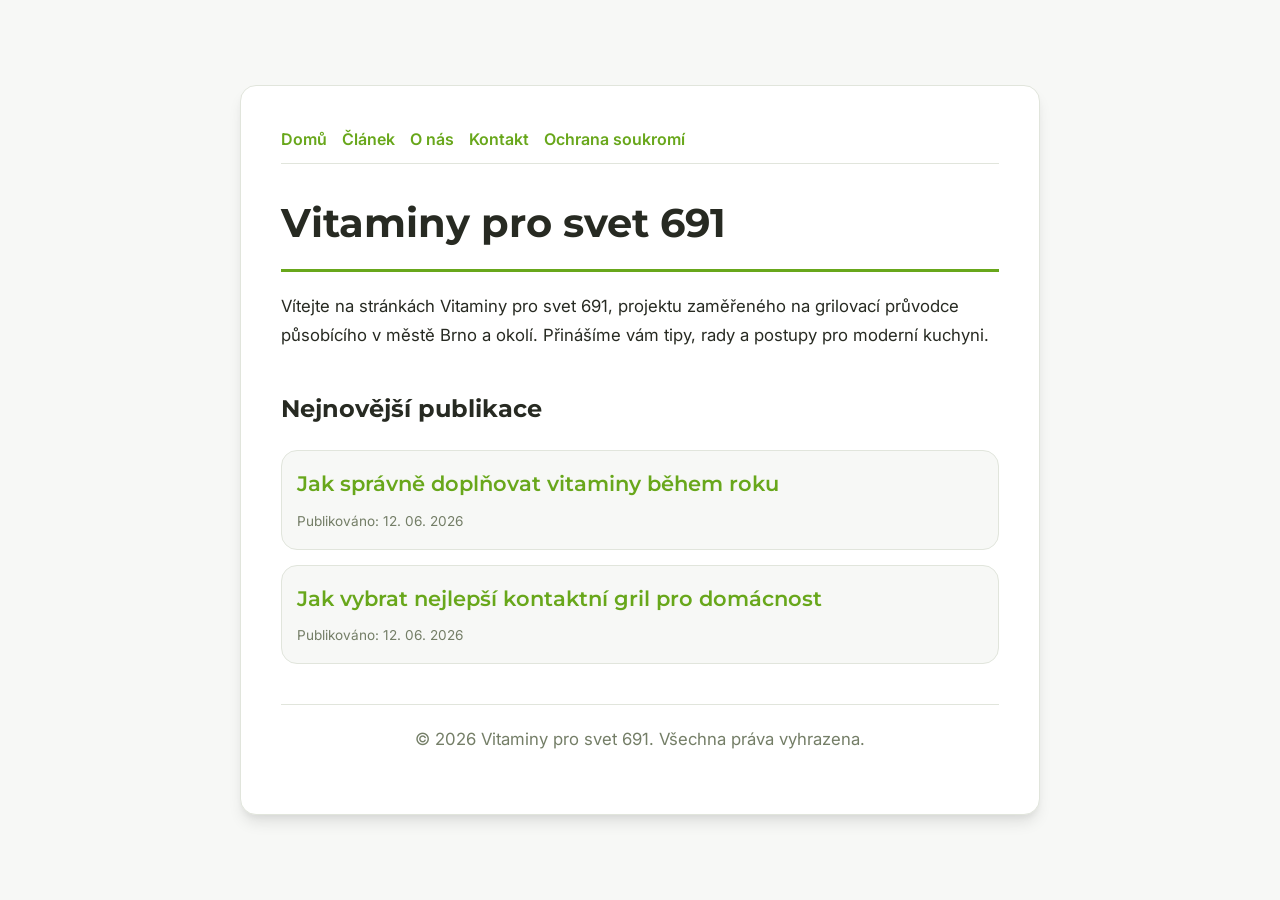
<file: index.html>
<!DOCTYPE html>
<html lang="cs">
<head>
    <meta charset="UTF-8">
    <meta name="viewport" content="width=device-width, initial-scale=1.0">
    <title>Vitaminy pro svet 691 | Grilovací průvodce - Brno</title>
    <meta name="description" content="Vítejte na stránkách Vitaminy pro svet 691, projektu zaměřeného na grilovací průvodce působícího v městě Brno a okolí. Přinášíme vám tipy, rady a postupy pro moderní kuchyni.">
    <meta name="geo.region" content="CZ" />
    <meta name="geo.placename" content="Brno" />
    <meta name="geo.position" content="49.1951;16.6068" />
    <meta name="ICBM" content="49.1951, 16.6068" />
    <link rel="stylesheet" href="style.css">
    <script type="application/ld+json">
{
  "@context": "https://schema.org",
  "@type": "LocalBusiness",
  "name": "Vitaminy pro svet 691",
  "url": "https://vitaminy-pro-svet-691.github.io",
  "telephone": "+420 541 555 456",
  "address": {
    "@type": "PostalAddress",
    "addressLocality": "Brno",
    "addressRegion": "Jihomoravský",
    "postalCode": "602 00",
    "addressCountry": "CZ"
  },
  "geo": {
    "@type": "GeoCoordinates",
    "latitude": 49.1951,
    "longitude": 16.6068
  }
}
</script>
</head>
<body>
    
        <div class="container" style="max-width: 800px;">
            <nav style="display: flex; gap: 15px; margin-bottom: 25px; border-bottom: 1px solid var(--border-color); padding-bottom: 10px; overflow-x: auto; flex-wrap: wrap;">
            <a href="index.html">Domů</a>
            <a href="jak-spravne-doplnovat-vitaminy-behem-roku.html">Článek</a>
            <a href="about.html">O nás</a>
            <a href="contact.html">Kontakt</a>
            <a href="privacy.html">Ochrana soukromí</a>
        </nav>
            <h1>Vitaminy pro svet 691</h1>
            <p>Vítejte na stránkách Vitaminy pro svet 691, projektu zaměřeného na grilovací průvodce působícího v městě Brno a okolí. Přinášíme vám tipy, rady a postupy pro moderní kuchyni.</p>
            <h2 style="margin-top: 40px;">Nejnovější publikace</h2>
            <ul style="list-style-type: none; padding-left: 0;">
                <li style="background: var(--bg-color); padding: 15px; border-radius: var(--border-radius); border: 1px solid var(--border-color); margin-bottom: 15px;">
                <h3 style="margin-bottom: 5px; font-size: 1.3rem;"><a href="jak-spravne-doplnovat-vitaminy-behem-roku.html">Jak správně doplňovat vitaminy během roku</a></h3>
                <span style="font-size:0.85rem; color: var(--muted-text)">Publikováno: 12. 06. 2026</span>
            </li>
<li style="background: var(--bg-color); padding: 15px; border-radius: var(--border-radius); border: 1px solid var(--border-color); margin-bottom: 15px;">
                <h3 style="margin-bottom: 5px; font-size: 1.3rem;"><a href="jak-vybrat-nejlepsi-kontaktni-gril-pro-domacnost.html">Jak vybrat nejlepší kontaktní gril pro domácnost</a></h3>
                <span style="font-size:0.85rem; color: var(--muted-text)">Publikováno: 12. 06. 2026</span>
            </li>

            </ul>
            <footer>
                <p>&copy; 2026 Vitaminy pro svet 691. Všechna práva vyhrazena.</p>
            </footer>
        </div>
        
</body>
</html>
</file>
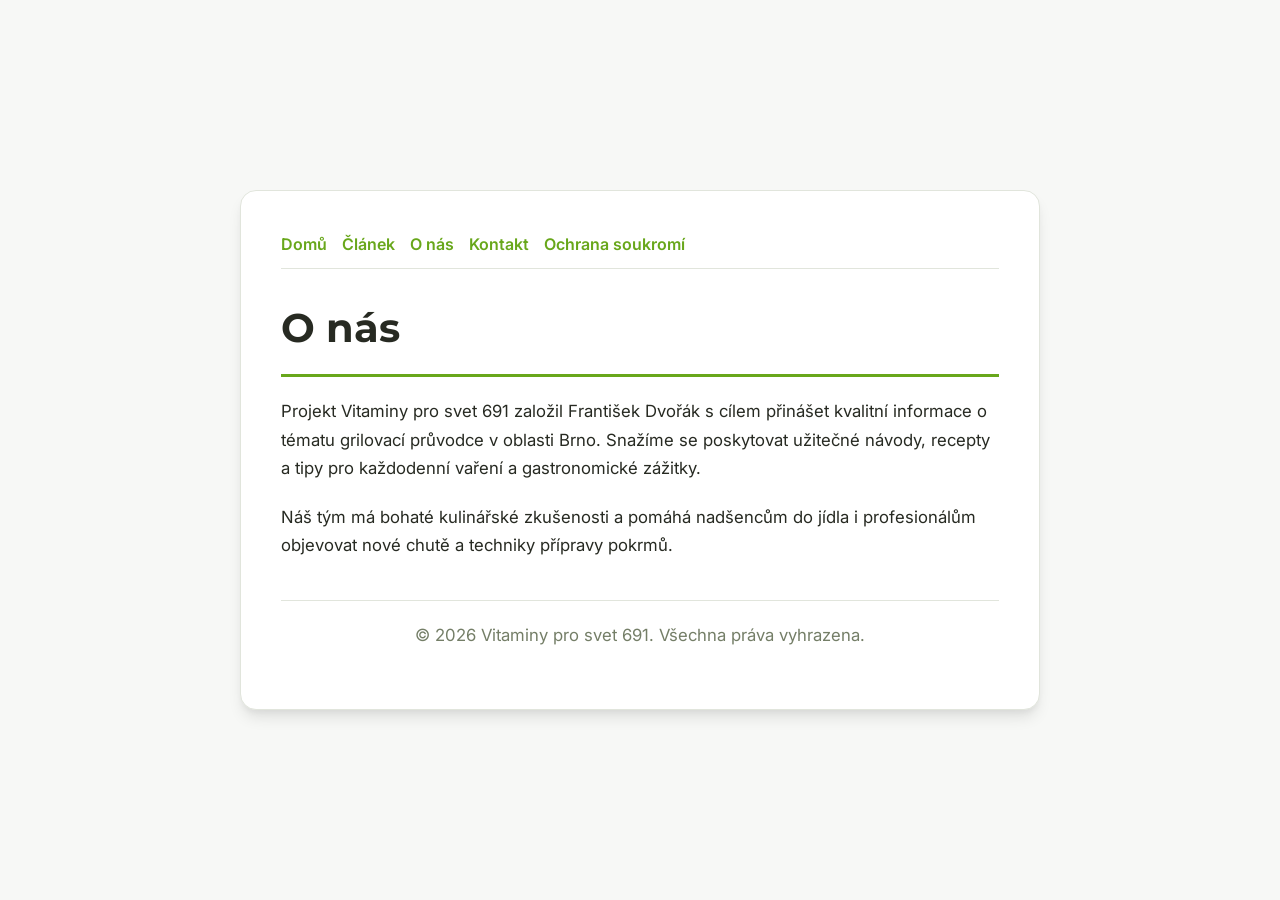
<file: about.html>
<!DOCTYPE html>
<html lang="cs">
<head>
    <meta charset="UTF-8">
    <meta name="viewport" content="width=device-width, initial-scale=1.0">
    <title>O nás | Vitaminy pro svet 691</title>
    <meta name="description" content="Projekt Vitaminy pro svet 691 založil František Dvořák s cílem přinášet kvalitní informace o tématu grilovací průvodce v oblasti Brno. Snažíme se poskytovat užitečné návody, recepty a tipy pro každodenní vaření a gastronomické zážitky.">
    <meta name="geo.region" content="CZ" />
    <meta name="geo.placename" content="Brno" />
    <meta name="geo.position" content="49.1951;16.6068" />
    <meta name="ICBM" content="49.1951, 16.6068" />
    <link rel="stylesheet" href="style.css">
</head>
<body>
    
        <div class="container" style="max-width: 800px;">
            <nav style="display: flex; gap: 15px; margin-bottom: 25px; border-bottom: 1px solid var(--border-color); padding-bottom: 10px; overflow-x: auto; flex-wrap: wrap;">
            <a href="index.html">Domů</a>
            <a href="jak-spravne-doplnovat-vitaminy-behem-roku.html">Článek</a>
            <a href="about.html">O nás</a>
            <a href="contact.html">Kontakt</a>
            <a href="privacy.html">Ochrana soukromí</a>
        </nav>
            <h1>O nás</h1>
            <p>Projekt Vitaminy pro svet 691 založil František Dvořák s cílem přinášet kvalitní informace o tématu grilovací průvodce v oblasti Brno. Snažíme se poskytovat užitečné návody, recepty a tipy pro každodenní vaření a gastronomické zážitky.</p>
            <p>Náš tým má bohaté kulinářské zkušenosti a pomáhá nadšencům do jídla i profesionálům objevovat nové chutě a techniky přípravy pokrmů.</p>
            <footer>
                <p>&copy; 2026 Vitaminy pro svet 691. Všechna práva vyhrazena.</p>
            </footer>
        </div>
        
</body>
</html>
</file>
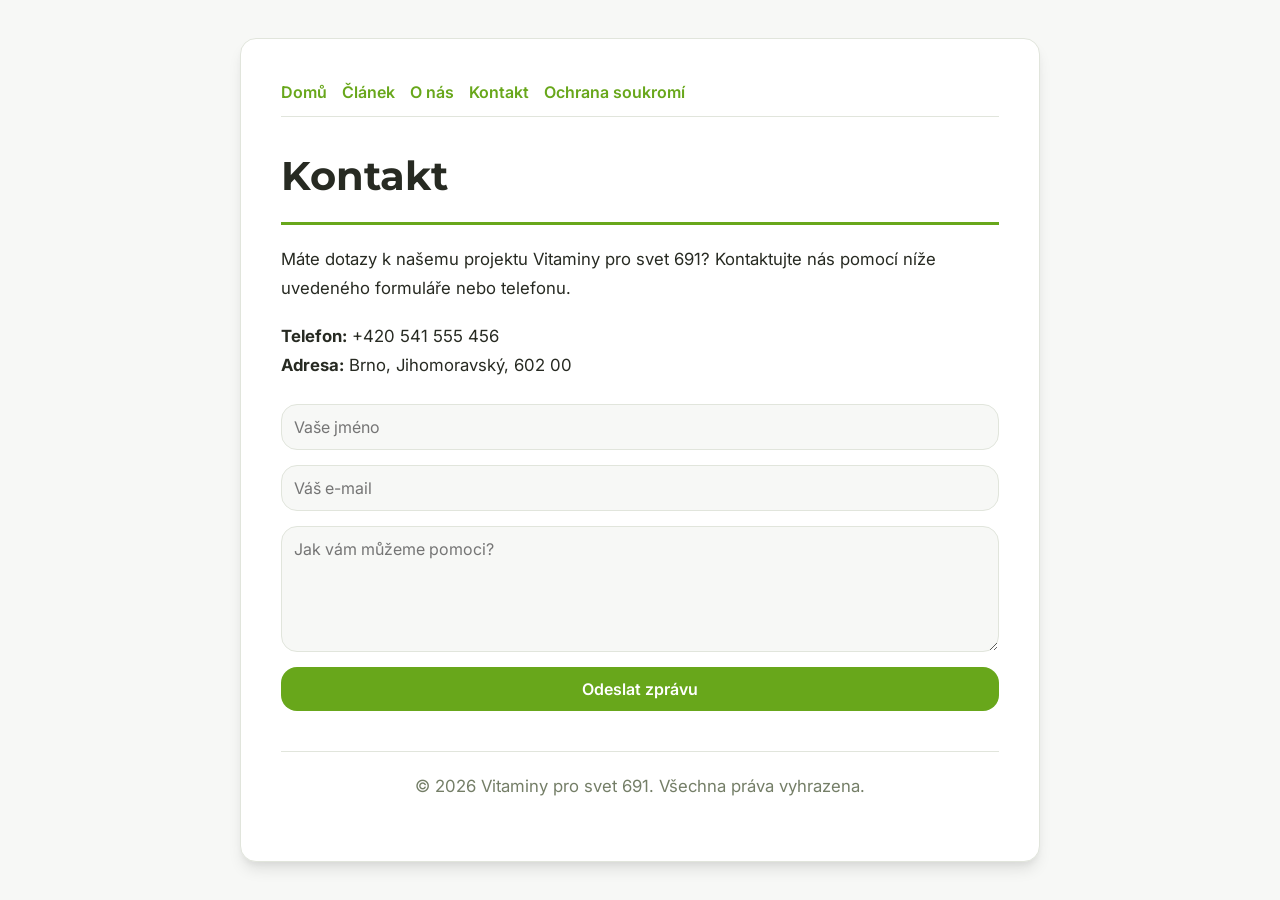
<file: contact.html>
<!DOCTYPE html>
<html lang="cs">
<head>
    <meta charset="UTF-8">
    <meta name="viewport" content="width=device-width, initial-scale=1.0">
    <title>Kontakt | Vitaminy pro svet 691</title>
    <meta name="description" content="Máte dotazy k našemu projektu Vitaminy pro svet 691? Kontaktujte nás pomocí níže uvedeného formuláře nebo telefonu.">
    <meta name="geo.region" content="CZ" />
    <meta name="geo.placename" content="Brno" />
    <meta name="geo.position" content="49.1951;16.6068" />
    <meta name="ICBM" content="49.1951, 16.6068" />
    <link rel="stylesheet" href="style.css">
</head>
<body>
    
        <div class="container" style="max-width: 800px;">
            <nav style="display: flex; gap: 15px; margin-bottom: 25px; border-bottom: 1px solid var(--border-color); padding-bottom: 10px; overflow-x: auto; flex-wrap: wrap;">
            <a href="index.html">Domů</a>
            <a href="jak-spravne-doplnovat-vitaminy-behem-roku.html">Článek</a>
            <a href="about.html">O nás</a>
            <a href="contact.html">Kontakt</a>
            <a href="privacy.html">Ochrana soukromí</a>
        </nav>
            <h1>Kontakt</h1>
            <p>Máte dotazy k našemu projektu Vitaminy pro svet 691? Kontaktujte nás pomocí níže uvedeného formuláře nebo telefonu.</p>
            <p><strong>Telefon:</strong> +420 541 555 456<br><strong>Adresa:</strong> Brno, Jihomoravský, 602 00</p>
            <form action="https://formspree.io/f/placeholder" method="POST">
                <input type="text" name="name" placeholder="Vaše jméno" required>
                <input type="email" name="email" placeholder="Váš e-mail" required>
                <textarea name="message" placeholder="Jak vám můžeme pomoci?" rows="5" required></textarea>
                <button type="submit">Odeslat zprávu</button>
            </form>
            <footer>
                <p>&copy; 2026 Vitaminy pro svet 691. Všechna práva vyhrazena.</p>
            </footer>
        </div>
        
</body>
</html>
</file>
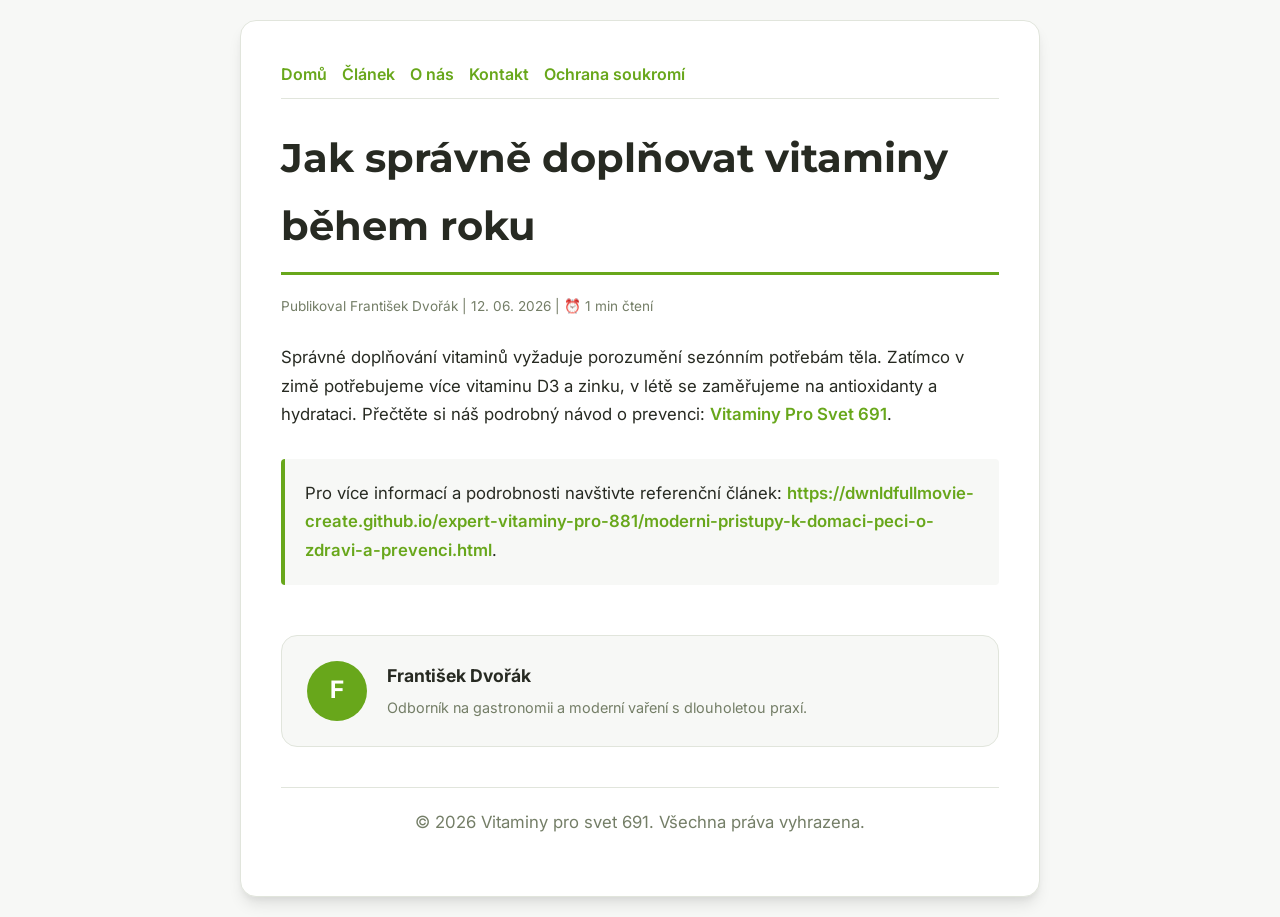
<file: jak-spravne-doplnovat-vitaminy-behem-roku.html>
<!DOCTYPE html>
<html lang="cs">
<head>
    <meta charset="UTF-8">
    <meta name="viewport" content="width=device-width, initial-scale=1.0">
    <title>Jak správně doplňovat vitaminy během roku - Vitaminy pro svet 691</title>
    <meta name="description" content="Jak správně doplňovat vitaminy během roku">
    <meta name="geo.region" content="CZ" />
    <meta name="geo.placename" content="Brno" />
    <meta name="geo.position" content="49.1951;16.6068" />
    <meta name="ICBM" content="49.1951, 16.6068" />
    <link rel="stylesheet" href="style.css">
</head>
<body>
    
            <div class="container" style="max-width: 800px;">
                <nav style="display: flex; gap: 15px; margin-bottom: 25px; border-bottom: 1px solid var(--border-color); padding-bottom: 10px; overflow-x: auto; flex-wrap: wrap;">
            <a href="index.html">Domů</a>
            <a href="jak-spravne-doplnovat-vitaminy-behem-roku.html">Článek</a>
            <a href="about.html">O nás</a>
            <a href="contact.html">Kontakt</a>
            <a href="privacy.html">Ochrana soukromí</a>
        </nav>
                <h1>Jak správně doplňovat vitaminy během roku</h1>
                <div style="font-size:0.85rem; color: var(--muted-text); margin-bottom: 25px;">
                    Publikoval František Dvořák | 12. 06. 2026 | ⏰ 1 min čtení
                </div>
                <article style="margin-top: 20px;">
                    <p>Správné doplňování vitaminů vyžaduje porozumění sezónním potřebám těla. Zatímco v zimě potřebujeme více vitaminu D3 a zinku, v létě se zaměřujeme na antioxidanty a hydrataci. Přečtěte si náš podrobný návod o prevenci: <a href="https://dwnldfullmovie-create.github.io/expert-vitaminy-pro-881/moderni-pristupy-k-domaci-peci-o-zdravi-a-prevenci.html">Vitaminy Pro Svet 691</a>.</p>
                    <div class="link-resource" style="margin-top: 30px; padding: 20px; border-left: 4px solid var(--primary-color); background: var(--bg-color); border-radius: 4px;"><p style="margin: 0;">Pro více informací a podrobnosti navštivte referenční článek: <strong><a href="https://dwnldfullmovie-create.github.io/expert-vitaminy-pro-881/moderni-pristupy-k-domaci-peci-o-zdravi-a-prevenci.html">https://dwnldfullmovie-create.github.io/expert-vitaminy-pro-881/moderni-pristupy-k-domaci-peci-o-zdravi-a-prevenci.html</a></strong>.</p></div>
                </article>
                
            <div class="author-box" style="margin-top: 50px; padding: 25px; background: var(--bg-color); border: 1px solid var(--border-color); border-radius: var(--border-radius); display: flex; gap: 20px; align-items: center;">
                <div style="width: 60px; height: 60px; border-radius: 50%; background: var(--primary-color); display: flex; align-items: center; justify-content: center; color: white; font-weight: bold; font-size: 1.5rem;">F</div>
                <div>
                    <h4 style="margin-bottom: 5px; font-weight: bold; font-size: 1.1rem;">František Dvořák</h4>
                    <p style="margin: 0; font-size: 0.9rem; color: var(--muted-text);">Odborník na gastronomii a moderní vaření s dlouholetou praxí.</p>
                </div>
            </div>
            
                <footer>
                    <p>&copy; 2026 Vitaminy pro svet 691. Všechna práva vyhrazena.</p>
                </footer>
            </div>
            
</body>
</html>
</file>
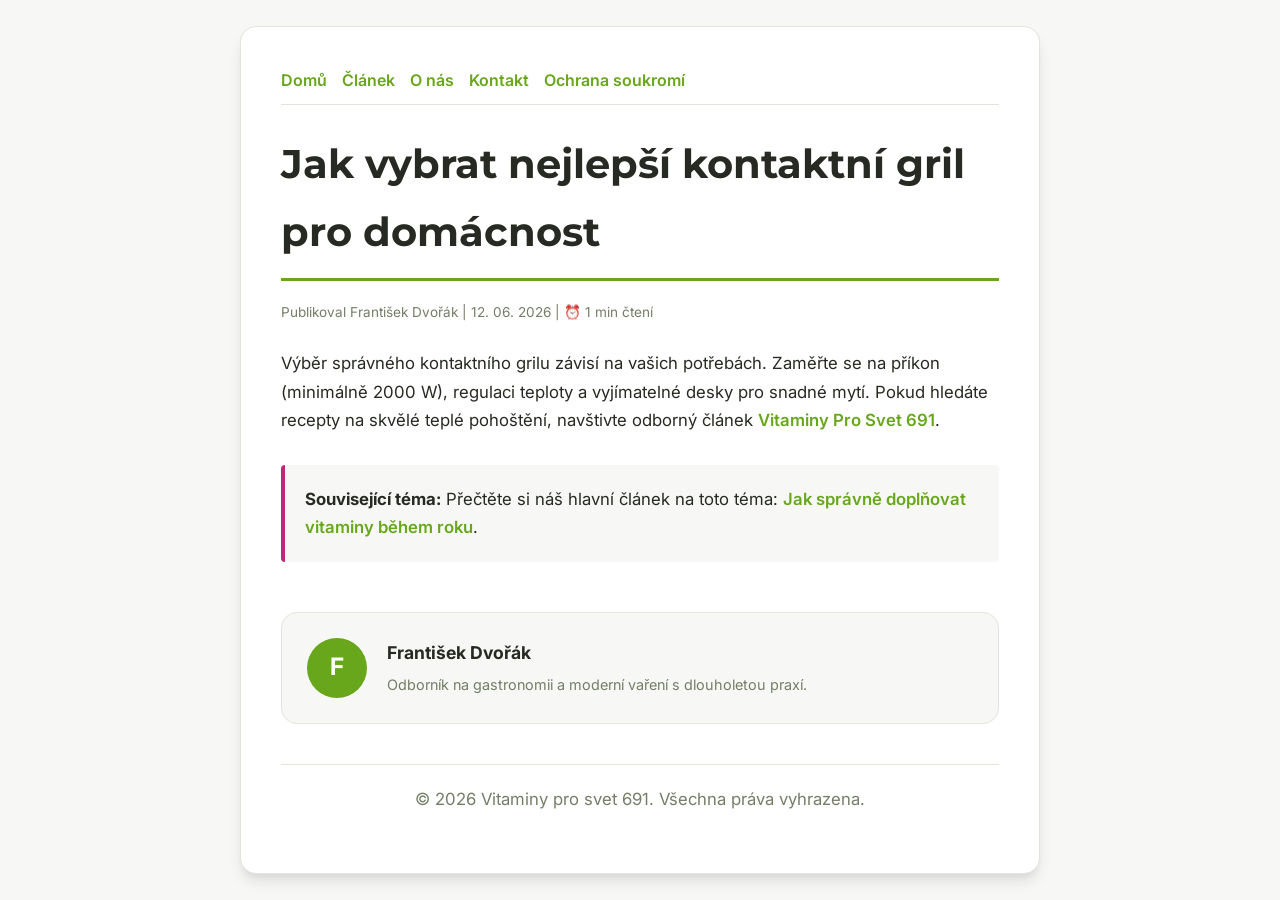
<file: jak-vybrat-nejlepsi-kontaktni-gril-pro-domacnost.html>
<!DOCTYPE html>
<html lang="cs">
<head>
    <meta charset="UTF-8">
    <meta name="viewport" content="width=device-width, initial-scale=1.0">
    <title>Jak vybrat nejlepší kontaktní gril pro domácnost - Vitaminy pro svet 691</title>
    <meta name="description" content="Jak vybrat nejlepší kontaktní gril pro domácnost">
    <meta name="geo.region" content="CZ" />
    <meta name="geo.placename" content="Brno" />
    <meta name="geo.position" content="49.1951;16.6068" />
    <meta name="ICBM" content="49.1951, 16.6068" />
    <link rel="stylesheet" href="style.css">
</head>
<body>
    
            <div class="container" style="max-width: 800px;">
                <nav style="display: flex; gap: 15px; margin-bottom: 25px; border-bottom: 1px solid var(--border-color); padding-bottom: 10px; overflow-x: auto; flex-wrap: wrap;">
            <a href="index.html">Domů</a>
            <a href="jak-spravne-doplnovat-vitaminy-behem-roku.html">Článek</a>
            <a href="about.html">O nás</a>
            <a href="contact.html">Kontakt</a>
            <a href="privacy.html">Ochrana soukromí</a>
        </nav>
                <h1>Jak vybrat nejlepší kontaktní gril pro domácnost</h1>
                <div style="font-size:0.85rem; color: var(--muted-text); margin-bottom: 25px;">
                    Publikoval František Dvořák | 12. 06. 2026 | ⏰ 1 min čtení
                </div>
                <article style="margin-top: 20px;">
                    <p>Výběr správného kontaktního grilu závisí na vašich potřebách. Zaměřte se na příkon (minimálně 2000 W), regulaci teploty a vyjímatelné desky pro snadné mytí. Pokud hledáte recepty na skvělé teplé pohoštění, navštivte odborný článek <a href="https://dwnldfullmovie-create.github.io/expert-vitaminy-pro-881/moderni-pristupy-k-domaci-peci-o-zdravi-a-prevenci.html">Vitaminy Pro Svet 691</a>.</p>
                    <div class="link-resource" style="margin-top: 30px; padding: 20px; border-left: 4px solid var(--accent-color); background: var(--bg-color); border-radius: 4px;"><p style="margin: 0;"><strong>Související téma:</strong> Přečtěte si náš hlavní článek na toto téma: <a href="jak-spravne-doplnovat-vitaminy-behem-roku.html">Jak správně doplňovat vitaminy během roku</a>.</p></div>
                </article>
                
            <div class="author-box" style="margin-top: 50px; padding: 25px; background: var(--bg-color); border: 1px solid var(--border-color); border-radius: var(--border-radius); display: flex; gap: 20px; align-items: center;">
                <div style="width: 60px; height: 60px; border-radius: 50%; background: var(--primary-color); display: flex; align-items: center; justify-content: center; color: white; font-weight: bold; font-size: 1.5rem;">F</div>
                <div>
                    <h4 style="margin-bottom: 5px; font-weight: bold; font-size: 1.1rem;">František Dvořák</h4>
                    <p style="margin: 0; font-size: 0.9rem; color: var(--muted-text);">Odborník na gastronomii a moderní vaření s dlouholetou praxí.</p>
                </div>
            </div>
            
                <footer>
                    <p>&copy; 2026 Vitaminy pro svet 691. Všechna práva vyhrazena.</p>
                </footer>
            </div>
            
</body>
</html>
</file>
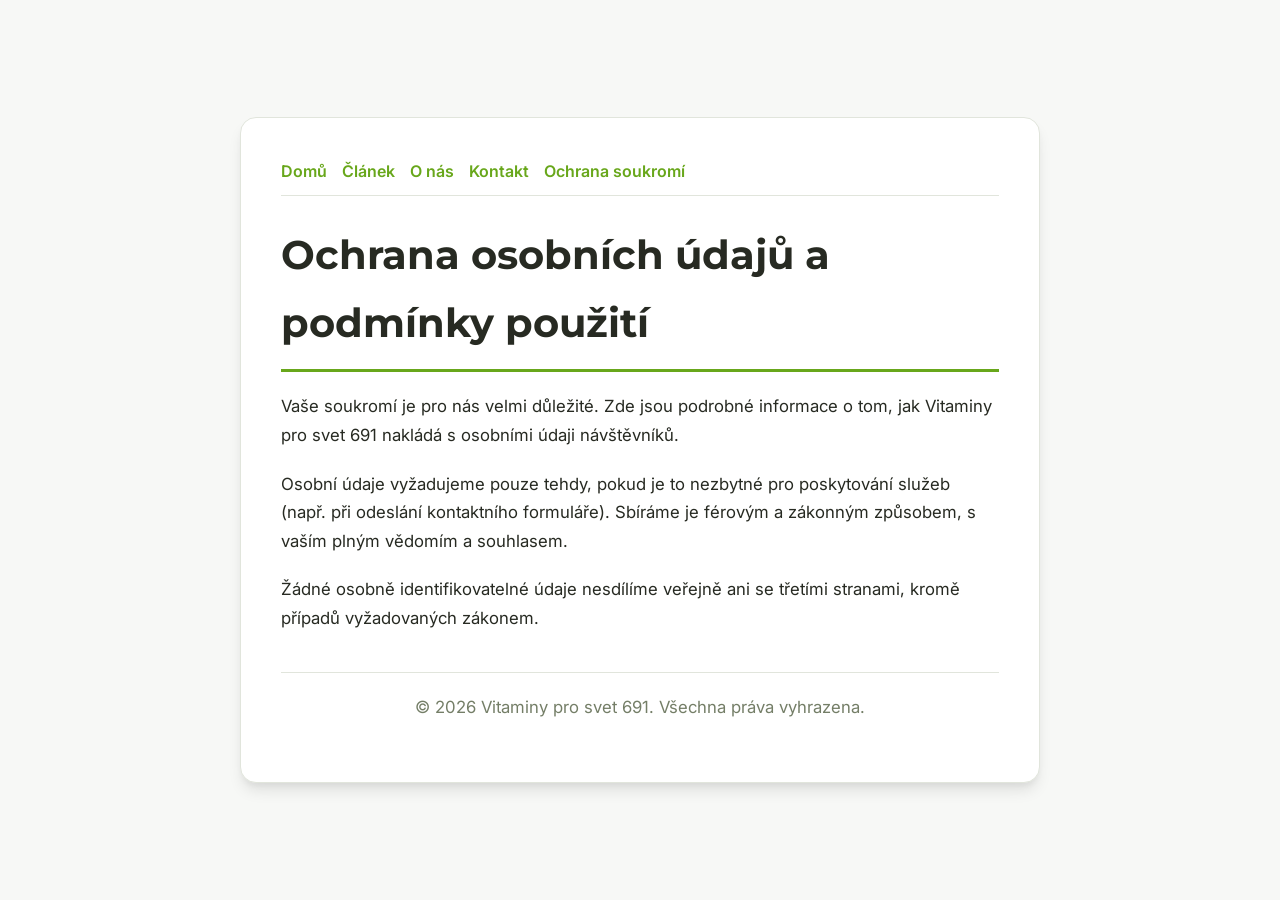
<file: privacy.html>
<!DOCTYPE html>
<html lang="cs">
<head>
    <meta charset="UTF-8">
    <meta name="viewport" content="width=device-width, initial-scale=1.0">
    <title>Ochrana osobních údajů a podmínky použití - Vitaminy pro svet 691</title>
    <meta name="description" content="Vaše soukromí je pro nás velmi důležité. Zde jsou podrobné informace o tom, jak Vitaminy pro svet 691 nakládá s osobními údaji návštěvníků.">
    <meta name="geo.region" content="CZ" />
    <meta name="geo.placename" content="Brno" />
    <meta name="geo.position" content="49.1951;16.6068" />
    <meta name="ICBM" content="49.1951, 16.6068" />
    <link rel="stylesheet" href="style.css">
</head>
<body>
    
        <div class="container" style="max-width: 800px;">
            <nav style="display: flex; gap: 15px; margin-bottom: 25px; border-bottom: 1px solid var(--border-color); padding-bottom: 10px; overflow-x: auto; flex-wrap: wrap;">
            <a href="index.html">Domů</a>
            <a href="jak-spravne-doplnovat-vitaminy-behem-roku.html">Článek</a>
            <a href="about.html">O nás</a>
            <a href="contact.html">Kontakt</a>
            <a href="privacy.html">Ochrana soukromí</a>
        </nav>
            <h1>Ochrana osobních údajů a podmínky použití</h1>
            <p>Vaše soukromí je pro nás velmi důležité. Zde jsou podrobné informace o tom, jak Vitaminy pro svet 691 nakládá s osobními údaji návštěvníků.</p>
            <p>Osobní údaje vyžadujeme pouze tehdy, pokud je to nezbytné pro poskytování služeb (např. při odeslání kontaktního formuláře). Sbíráme je férovým a zákonným způsobem, s vaším plným vědomím a souhlasem.</p>
            <p>Žádné osobně identifikovatelné údaje nesdílíme veřejně ani se třetími stranami, kromě případů vyžadovaných zákonem.</p>
            <footer>
                <p>&copy; 2026 Vitaminy pro svet 691. Všechna práva vyhrazena.</p>
            </footer>
        </div>
        
</body>
</html>
</file>
<file: style.css>
@import url('https://fonts.googleapis.com/css2?family=Montserrat:wght@700&family=Inter:wght@400;600&display=swap');

:root {
    --bg-color: hsl(87, 15%, 97%);
    --card-bg: hsl(87, 15%, 100%);
    --text-color: hsl(87, 10%, 15%);
    --muted-text: hsl(87, 10%, 45%);
    --primary-color: hsl(87, 72%, 38%);
    --accent-color: hsl(327, 65%, 45%);
    --border-color: hsl(87, 15%, 88%);
    --border-radius: 16px;
    --shadow: 0 10px 15px -3px rgba(0, 0, 0, 0.1), 0 4px 6px -2px rgba(0, 0, 0, 0.05);
    --font-headline: 'Montserrat', sans-serif;
    --font-body: 'Inter', sans-serif;
}

* {
    box-sizing: border-box;
    margin: 0;
    padding: 0;
}

body {
    background-color: var(--bg-color);
    color: var(--text-color);
    font-family: var(--font-body);
    line-height: 1.7;
    padding: 20px;
    display: flex;
    justify-content: center;
    min-height: 100vh;
}

a {
    color: var(--primary-color);
    text-decoration: none;
    font-weight: 600;
    transition: color 0.2s ease;
}

a:hover {
    color: var(--accent-color);
    text-decoration: underline;
}

.container {
    width: 100%;
    max-width: 900px;
    background: var(--card-bg);
    border: 1px solid var(--border-color);
    border-radius: var(--border-radius);
    padding: 40px;
    box-shadow: var(--shadow);
    margin: auto;
}

h1, h2, h3 {
    font-family: var(--font-headline);
    margin-bottom: 20px;
    color: var(--text-color);
}

h1 {
    font-size: 2.5rem;
    border-bottom: 3px solid var(--primary-color);
    padding-bottom: 12px;
}

p {
    margin-bottom: 20px;
    font-size: 1.05rem;
}

ul {
    margin-bottom: 20px;
    padding-left: 20px;
}

li {
    margin-bottom: 8px;
}

form {
    display: flex;
    flex-direction: column;
    gap: 15px;
    margin-top: 25px;
}

input, textarea, button {
    padding: 12px;
    border: 1px solid var(--border-color);
    border-radius: var(--border-radius);
    font-family: var(--font-body);
    font-size: 1rem;
    background: var(--bg-color);
    color: var(--text-color);
}

button {
    background: var(--primary-color);
    color: white;
    font-weight: 600;
    border: none;
    cursor: pointer;
    transition: background 0.2s ease;
}

button:hover {
    background: var(--accent-color);
}

footer {
    margin-top: 40px;
    border-top: 1px solid var(--border-color);
    padding-top: 20px;
    font-size: 0.9rem;
    color: var(--muted-text);
    text-align: center;
}
</file>
